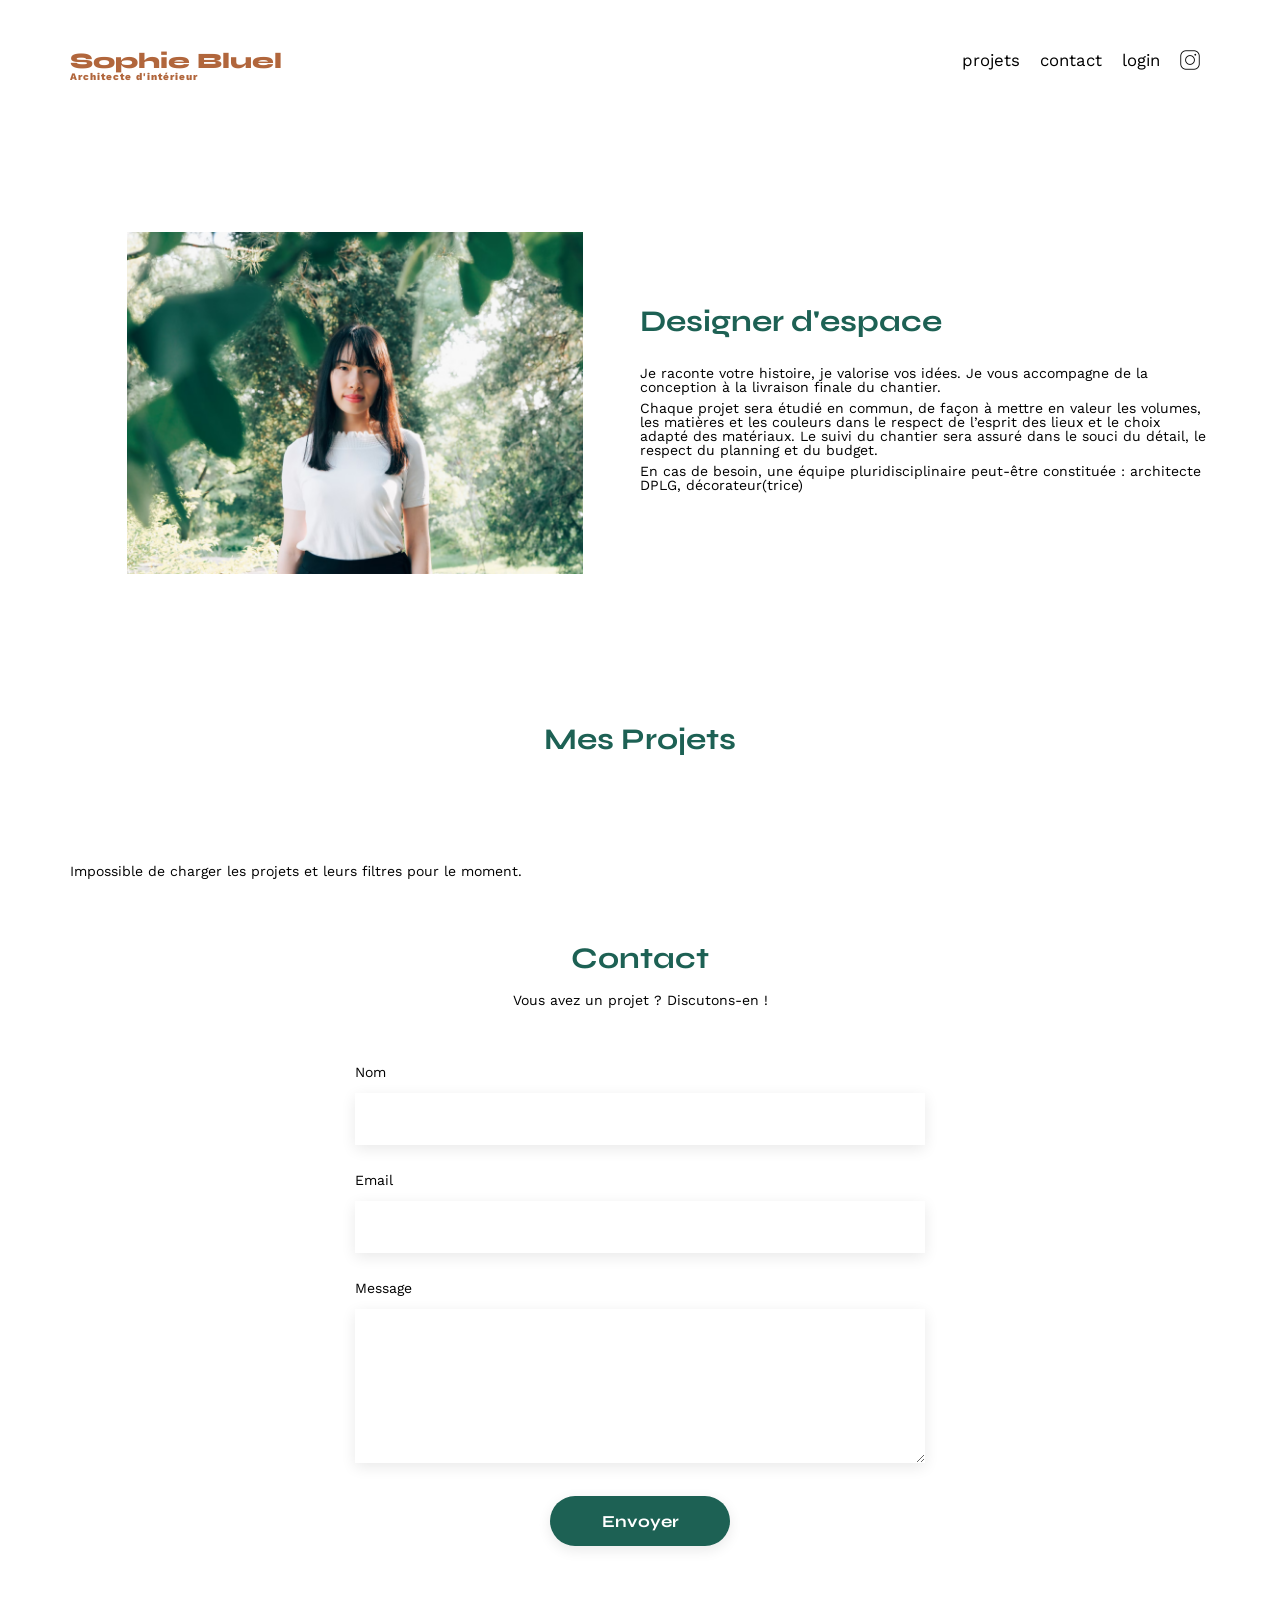
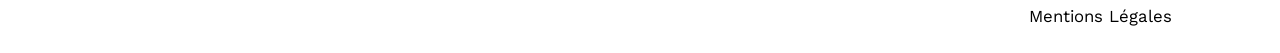
<file: FrontEnd/index.html>
<!DOCTYPE html>
<html lang="fr">

<head>
	<meta charset="UTF-8">
	<title>Sophie Bluel - Architecte d'intérieur</title>
	<meta name="viewport" content="width=device-width, initial-scale=1.0">
	<link rel="preconnect" href="https://fonts.googleapis.com">
	<link rel="preconnect" href="https://fonts.gstatic.com" crossorigin>
	<link href="https://fonts.googleapis.com/css2?family=Syne:wght@700;800&family=Work+Sans&display=swap"
		rel="stylesheet">
	<meta name="description" content="">
	<link rel="stylesheet" href="./assets/style.css">
	<script src="./script.js" defer></script>
	<script src="./modale.js" defer></script>
</head>

<body>
	<div id="edition-banner" hidden>
		<img src="./assets/icons/edit.svg" alt="" width="16" height="16">
		<span>Mode édition</span>
	</div>
	<header>
		<h1><a class="site-logo" href="./index.html">Sophie Bluel <span>Architecte d'intérieur</span></a></h1>
		<nav>
			<ul>
				<li><a href="#portfolio">projets</a></li>
				<li><a href="#contact">contact</a></li>
				<li><a id="login-link" href="./login.html">login</a></li>
				<li><a href="https://www.instagram.com/" target="_blank" rel="noopener noreferrer"><img
							src="./assets/icons/instagram.png" alt="Instagram"></a></li>
			</ul>
		</nav>
	</header>
	<main>
		<section id="introduction">
			<figure>
				<img src="./assets/images/sophie-bluel.png" alt="">
			</figure>
			<article>
				<h2>Designer d'espace</h2>
				<p>Je raconte votre histoire, je valorise vos idées. Je vous accompagne de la conception à la livraison
					finale du chantier.</p>
				<p>Chaque projet sera étudié en commun, de façon à mettre en valeur les volumes, les matières et les
					couleurs dans le respect de l’esprit des lieux et le choix adapté des matériaux. Le suivi du
					chantier sera assuré dans le souci du détail, le respect du planning et du budget.</p>
				<p>En cas de besoin, une équipe pluridisciplinaire peut-être constituée : architecte DPLG,
					décorateur(trice)</p>
			</article>
		</section>
		<section id="portfolio">
			<div class="portfolio-heading">
				<h2>Mes Projets</h2>
				<button id="edit-button" class="js-modal" type="button" hidden>
					<img src="./assets/icons/edit.svg" alt="" width="16" height="16"> modifier
				</button>
			</div>
			<div class="filters" role="group" aria-label="Filtrer les projets par catégorie"></div>
			<div class="gallery"></div>
			<p id="gallery-status" role="status" hidden></p>
		</section>
		<section id="contact">
			<h2>Contact</h2>
			<p>Vous avez un projet ? Discutons-en !</p>
			<form action="#" method="post">
				<label for="name">Nom</label>
				<input type="text" name="name" id="name">
				<label for="email">Email</label>
				<input type="email" name="email" id="email">
				<label for="message">Message</label>
				<textarea name="message" id="message" cols="30" rows="10"></textarea>
				<input type="submit" value="Envoyer">
			</form>
		</section>
	</main>

	<footer>
		<nav>
			<ul>
				<li>Mentions Légales</li>
			</ul>
		</nav>
	</footer>
</body>

</html>
</file>
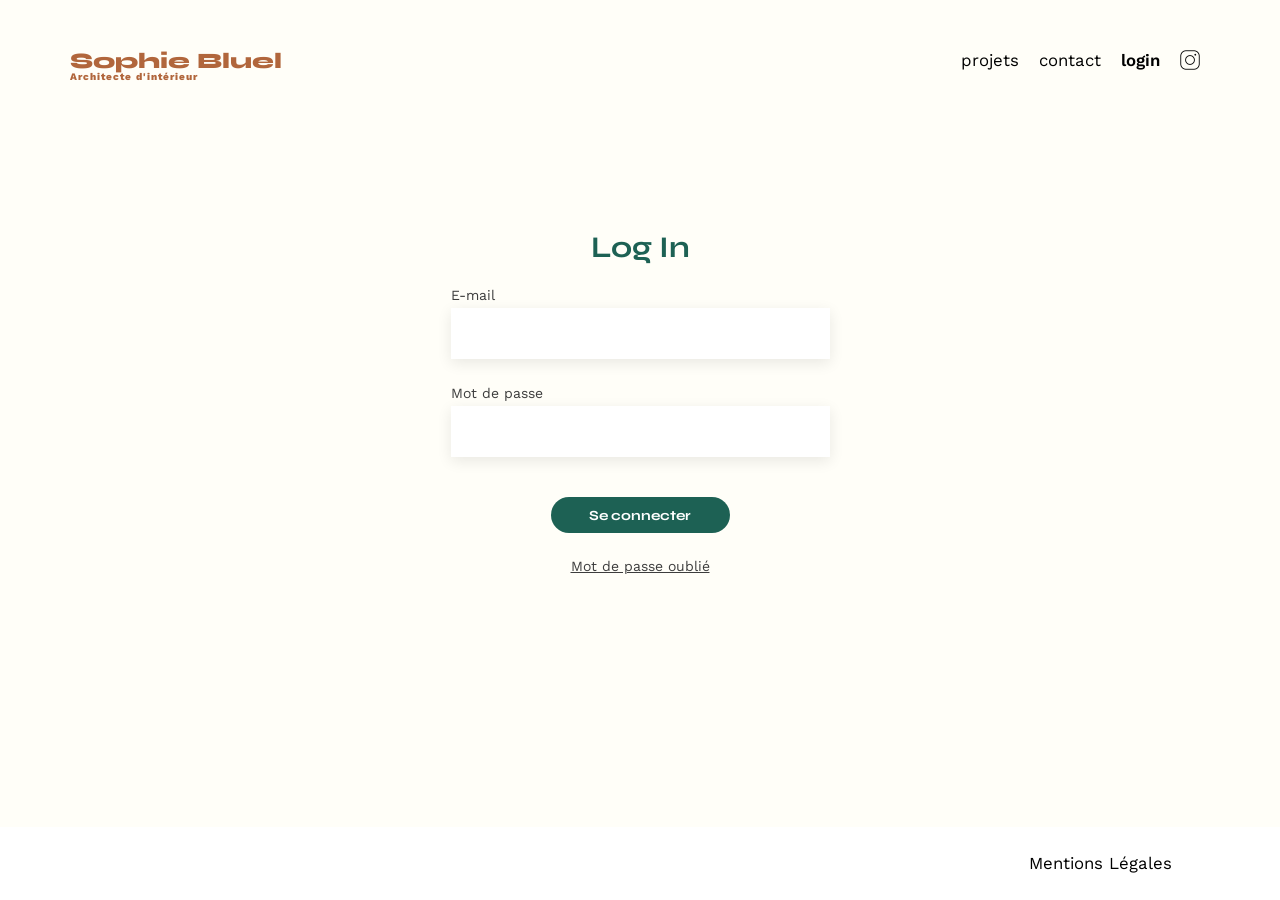
<file: FrontEnd/login.html>
<!DOCTYPE html>
<html lang="fr">

<head>
    <meta charset="UTF-8">
    <title>Connexion - Sophie Bluel</title>
    <meta name="viewport" content="width=device-width, initial-scale=1.0">
    <link rel="preconnect" href="https://fonts.googleapis.com">
    <link rel="preconnect" href="https://fonts.gstatic.com" crossorigin>
    <link href="https://fonts.googleapis.com/css2?family=Syne:wght@700;800&family=Work+Sans&display=swap"
        rel="stylesheet">
    <meta name="description" content="Connexion à l'espace administrateur de Sophie Bluel">
    <link rel="stylesheet" href="./assets/style.css">
    <script src="./login.js" defer></script>
</head>

<body class="login-page">
    <header>
        <h1><a class="site-logo" href="./index.html">Sophie Bluel <span>Architecte d'intérieur</span></a></h1>
        <nav>
            <ul>
                <li><a href="./index.html#portfolio">projets</a></li>
                <li><a href="./index.html#contact">contact</a></li>
                <li><a href="./login.html" aria-current="page">login</a></li>
                <li><a href="https://www.instagram.com/" target="_blank" rel="noopener noreferrer"><img
                            src="./assets/icons/instagram.png" alt="Instagram"></a></li>
            </ul>
        </nav>
    </header>
    <main class="login-main">
        <section id="login" aria-labelledby="login-title">
            <h2 id="login-title">Log In</h2>
            <form action="#" method="post">
                <label for="email">E-mail</label>
                <input type="email" name="email" id="email" autocomplete="email" required>
                <label for="password">Mot de passe</label>
                <input type="password" name="password" id="password" autocomplete="current-password" required>
                <button type="submit">Se connecter</button>
            </form>
            <p id="login-status" role="alert" hidden></p>
            <a class="forgot-password" href="#">Mot de passe oublié</a>
        </section>
    </main>
    <footer class="login-footer">
        <nav>
            <ul>
                <li>Mentions Légales</li>
            </ul>
        </nav>
    </footer>
</body>

</html>
</file>
<file: FrontEnd/assets/style.css>
/* http://meyerweb.com/eric/tools/css/reset/
   v2.0 | 20110126
   License: none (public domain)
*/

html,
body,
div,
span,
applet,
object,
iframe,
h1,
h2,
h3,
h4,
h5,
h6,
p,
blockquote,
pre,
a,
abbr,
acronym,
address,
big,
cite,
code,
del,
dfn,
em,
img,
ins,
kbd,
q,
s,
samp,
small,
strike,
strong,
sub,
sup,
tt,
var,
b,
u,
i,
center,
dl,
dt,
dd,
ol,
ul,
li,
fieldset,
form,
label,
legend,
table,
caption,
tbody,
tfoot,
thead,
tr,
th,
td,
article,
aside,
canvas,
details,
embed,
figure,
figcaption,
footer,
header,
hgroup,
menu,
nav,
output,
ruby,
section,
summary,
time,
mark,
audio,
video {
  margin: 0;
  padding: 0;
  border: 0;
  font-size: 100%;
  font: inherit;
  vertical-align: baseline;
}
/* HTML5 display-role reset for older browsers */
article,
aside,
details,
figcaption,
figure,
footer,
header,
hgroup,
menu,
nav,
section {
  display: block;
}
body {
  line-height: 1;
}
ol,
ul {
  list-style: none;
}
blockquote,
q {
  quotes: none;
}
blockquote:before,
blockquote:after,
q:before,
q:after {
  content: "";
  content: none;
}
table {
  border-collapse: collapse;
  border-spacing: 0;
}
/** end reset css**/
[hidden] {
  display: none !important;
}

body {
  max-width: 1140px;
  margin: auto;
  font-family: "Work Sans";
  font-size: 14px;
}
#edition-banner {
  display: flex;
  align-items: center;
  justify-content: center;
  gap: 10px;
  min-height: 59px;
  width: 100vw;
  margin-left: calc((100% - 100vw) / 2);
  background: #000;
  color: #fff;
}

.portfolio-heading {
  display: grid;
  grid-template-columns: minmax(0, 1fr) auto minmax(0, 1fr);
  align-items: center;
  gap: 30px;
  margin-bottom: 30px;
}

#portfolio .portfolio-heading h2 {
  grid-column: 2;
  margin-bottom: 0;
}

#edit-button {
  grid-column: 3;
  justify-self: start;
  display: inline-flex;
  align-items: center;
  gap: 10px;
  padding: 5px;
  border: none;
  background: transparent;
  color: #000;
  font: inherit;
  cursor: pointer;
}

.modal {
  position: fixed;
  z-index: 10;
  inset: 0;
  display: flex;
  align-items: center;
  justify-content: center;
  overflow-y: auto;
  padding: 24px;
  background: rgba(0, 0, 0, 0.3);
}

.modal-inner {
  position: relative;
  box-sizing: border-box;
  width: min(630px, 100%);
  max-height: calc(100vh - 48px);
  overflow-y: auto;
  padding: 60px 105px 45px;
  border-radius: 10px;
  background: #fff;
}

.modal-close-btn,
.modal-back-btn {
  position: absolute;
  top: 24px;
  border: 0;
  background: transparent;
  color: #000;
  font: inherit;
  cursor: pointer;
}

.modal-close-btn {
  right: 24px;
  font-size: 18px;
}

.modal-back-btn {
  left: 24px;
  font-size: 22px;
}

.modal-title {
  margin-bottom: 30px;
  color: #000;
  font-family: "Work Sans";
  font-size: 26px;
  font-weight: 400;
  text-align: center;
}

.modal-works-grid {
  display: grid;
  grid-template-columns: repeat(5, minmax(0, 1fr));
  gap: 15px 9px;
}

.modal-figure {
  position: relative;
  min-width: 0;
}

.modal-figure img {
  display: block;
  width: 100%;
  aspect-ratio: 0.76;
  object-fit: cover;
}

.modal-delete-btn {
  position: absolute;
  top: 6px;
  right: 6px;
  display: grid;
  width: 17px;
  height: 17px;
  place-items: center;
  padding: 0;
  border: 0;
  border-radius: 2px;
  background: #000;
  cursor: pointer;
}

.modal-delete-btn img {
  display: block;
  width: 9px;
  height: 11px;
  aspect-ratio: auto;
  object-fit: contain;
}

.modal-separator {
  height: 1px;
  margin: 35px 0 25px;
  border: 0;
  background: #b3b3b3;
}

.modal-add-btn,
.modal-submit-btn {
  display: block;
  width: min(237px, 100%);
  min-height: 36px;
  margin: 0 auto;
  border: 0;
  border-radius: 60px;
  background: #1d6154;
  color: #fff;
  font-family: "Syne";
  font-size: 14px;
  font-weight: 700;
  cursor: pointer;
}

.modal-upload-zone {
  position: relative;
  display: flex;
  min-height: 169px;
  flex-direction: column;
  align-items: center;
  justify-content: center;
  margin-bottom: 30px;
  overflow: hidden;
  border-radius: 3px;
  background: #e8f1f6;
}

.upload-placeholder {
  display: flex;
  flex-direction: column;
  align-items: center;
  gap: 8px;
  color: #444;
}

.upload-placeholder svg {
  width: 58px;
  height: 46px;
}

.upload-label {
  padding: 10px 33px;
  border: 0;
  border-radius: 50px;
  background: #cbd6df;
  color: #306685;
  font: inherit;
  cursor: pointer;
}

.upload-placeholder small {
  font-size: 10px;
}

.modal-file-input {
  position: absolute;
  width: 1px;
  height: 1px;
  overflow: hidden;
  clip: rect(0, 0, 0, 0);
  white-space: nowrap;
  clip-path: inset(50%);
}

.modal-preview {
  position: absolute;
  width: 100%;
  height: 100%;
  object-fit: contain;
}

.modal-add-form > label {
  display: block;
  margin: 0 0 10px;
  color: #3d3d3d;
}

.modal-add-form > input,
.modal-add-form > select {
  display: block;
  box-sizing: border-box;
  width: 100%;
  height: 50px;
  margin-bottom: 20px;
  padding: 0 10px;
  border: 0;
  background: #fff;
  box-shadow: 0 4px 14px rgba(0, 0, 0, 0.09);
  font: inherit;
}

.modal-add-form > select {
  appearance: none;
}

.modal-add-form .modal-submit-btn {
  margin-top: 0;
}

.modal-add-form .modal-separator {
  margin: 27px 0 32px;
}

#modal-change-photo {
  display: block;
  margin: 0 0 10px;
  padding: 0;
  border: 0;
  background: transparent;
  color: #3d3d3d;
  font: inherit;
  cursor: pointer;
  text-decoration: underline;
}

.upload-label:focus-visible,
#modal-change-photo:focus-visible {
  outline: 2px solid #1d6154;
  outline-offset: 3px;
}

#modal-form-status {
  margin-top: 20px;
  color: #b00020;
  line-height: 1.4;
  text-align: center;
}

#modal-form-status[data-success="true"] {
  color: #1d6154;
}

.modal-submit-btn:disabled {
  background: #a7a7a7;
  cursor: not-allowed;
}

@media (max-width: 600px) {
  .portfolio-heading {
    display: flex;
    justify-content: center;
    flex-wrap: wrap;
    gap: 15px;
  }

  .modal {
    padding: 16px;
  }

  .modal-inner {
    max-height: calc(100vh - 32px);
    padding: 56px 24px 32px;
  }

  .modal-works-grid {
    gap: 12px 7px;
  }
}

#edition-banner > img {
  filter: invert(1);
}

header {
  display: flex;
  justify-content: space-between;
  margin: 50px 0;
}
section {
  margin: 50px 0;
}

@media (min-width: 601px) {
  #edition-banner ~ header {
    margin-bottom: 150px;
  }

  #edition-banner:not([hidden]) ~ header {
    margin: 40px 0 100px;
  }

  #edition-banner ~ main #introduction {
    margin-bottom: 150px;
  }

  #edition-banner ~ main .portfolio-heading {
    margin-bottom: 60px;
  }

  #edition-banner:not([hidden]) ~ main .portfolio-heading {
    margin-bottom: 100px;
  }

  #edition-banner ~ main #portfolio {
    margin-bottom: 65px;
  }
}

h1 {
  display: flex;
  flex-direction: column;
  font-family: "Syne";
  font-size: 22px;
  font-weight: 800;
  color: #b1663c;
}

.site-logo {
  display: flex;
  flex-direction: column;
  color: inherit;
  text-decoration: none;
}

h1 > span,
.site-logo > span {
  font-family: "Work Sans";
  font-size: 10px;
  letter-spacing: 0.1em;
}

h2 {
  font-family: "Syne";
  font-weight: 700;
  font-size: 30px;
  color: #1d6154;
}
nav ul {
  display: flex;
  align-items: center;
  list-style-type: none;
}
nav li {
  padding: 0 10px;
  font-size: 1.2em;
}

nav a {
  color: inherit;
  text-decoration: none;
}

nav img {
  display: block;
  width: 20px;
}

li:hover {
  color: #b1663c;
}
#introduction {
  display: flex;
  align-items: center;
}
#introduction figure {
  flex: 1;
}
#introduction img {
  display: block;
  margin: auto;
  width: 80%;
}

#introduction article {
  flex: 1;
}
#introduction h2 {
  margin-bottom: 1em;
}

#introduction p {
  margin-bottom: 0.5em;
}
#portfolio h2 {
  text-align: center;
  margin-bottom: 1em;
}
.filters {
  display: flex;
  justify-content: center;
  flex-wrap: wrap;
  gap: 10px;
  margin: 30px 0 50px;
}
.filters button {
  height: 37px;
  min-width: 100px;
  padding: 0 12px;
  border: 1px solid #1d6154;
  border-radius: 60px;
  background: #fff;
  color: #1d6154;
  font-family: "Syne";
  font-size: 16px;
  font-weight: 700;
  cursor: pointer;
}
.filters button[aria-pressed="true"] {
  background: #1d6154;
  color: #fff;
}
.filters button:focus-visible {
  outline: 2px solid #b1663c;
  outline-offset: 3px;
}
.gallery {
  width: 100%;
  display: grid;
  grid-template-columns: 1fr 1fr 1fr;
  grid-column-gap: 20px;
  grid-row-gap: 20px;
}

.gallery img {
  width: 100%;
}
#contact {
  width: 50%;
  margin: auto;
}
#contact > * {
  text-align: center;
}
#contact h2 {
  margin-bottom: 20px;
}
#contact form {
  text-align: left;
  margin-top: 30px;
  display: flex;
  flex-direction: column;
}

#contact input {
  height: 50px;
  font-size: 1.2em;
  border: none;
  box-shadow: 0px 4px 14px rgba(0, 0, 0, 0.09);
}
#contact label {
  margin: 2em 0 1em 0;
}
#contact textarea {
  border: none;
  box-shadow: 0px 4px 14px rgba(0, 0, 0, 0.09);
}

input[type="submit"] {
  font-family: "Syne";
  font-weight: 700;
  color: white;
  background-color: #1d6154;
  margin: 2em auto;
  width: 180px;
  text-align: center;
  border-radius: 60px;
}

footer nav ul {
  display: flex;
  justify-content: flex-end;
  margin: 2em;
}

body.login-page {
  display: flex;
  flex-direction: column;
  min-height: 100vh;
  background-color: #fffef8;
}

.login-page nav a[aria-current="page"] {
  font-weight: 600;
}

.login-main {
  flex: 1;
}

#login {
  width: min(379px, calc(100% - 40px));
  margin: 100px auto 50px;
}

#login h2 {
  margin-bottom: 26px;
  text-align: center;
}

#login form {
  display: flex;
  flex-direction: column;
}

#login label {
  margin-bottom: 6px;
  color: #3d3d3d;
}

#login label:not(:first-child) {
  margin-top: 27px;
}

#login input {
  height: 51px;
  padding: 0 10px;
  border: none;
  background: #fff;
  box-shadow: 0 4px 14px rgba(0, 0, 0, 0.09);
  font: inherit;
}

#login button {
  width: 179px;
  height: 36px;
  margin: 40px auto 0;
  border: none;
  border-radius: 60px;
  background: #1d6154;
  color: #fff;
  font-family: "Syne";
  font-size: 14px;
  font-weight: 700;
  cursor: pointer;
}

#login button:disabled {
  cursor: wait;
  opacity: 0.7;
}

#login-status {
  margin: 20px 0 0;
  color: #b00020;
  text-align: center;
}

.forgot-password {
  display: block;
  width: fit-content;
  margin: 26px auto 0;
  color: #3d3d3d;
}

.login-footer {
  position: relative;
  isolation: isolate;
}

.login-footer::before {
  position: absolute;
  z-index: -1;
  top: 0;
  left: 50%;
  width: 100vw;
  height: 100%;
  background: #fff;
  content: "";
  transform: translateX(-50%);
}

@media (max-width: 600px) {
  body.login-page {
    width: auto;
    margin: 0 20px;
  }

  .login-page header {
    flex-direction: column;
    gap: 24px;
  }

  .login-page header nav ul {
    justify-content: space-between;
  }
}
</file>
